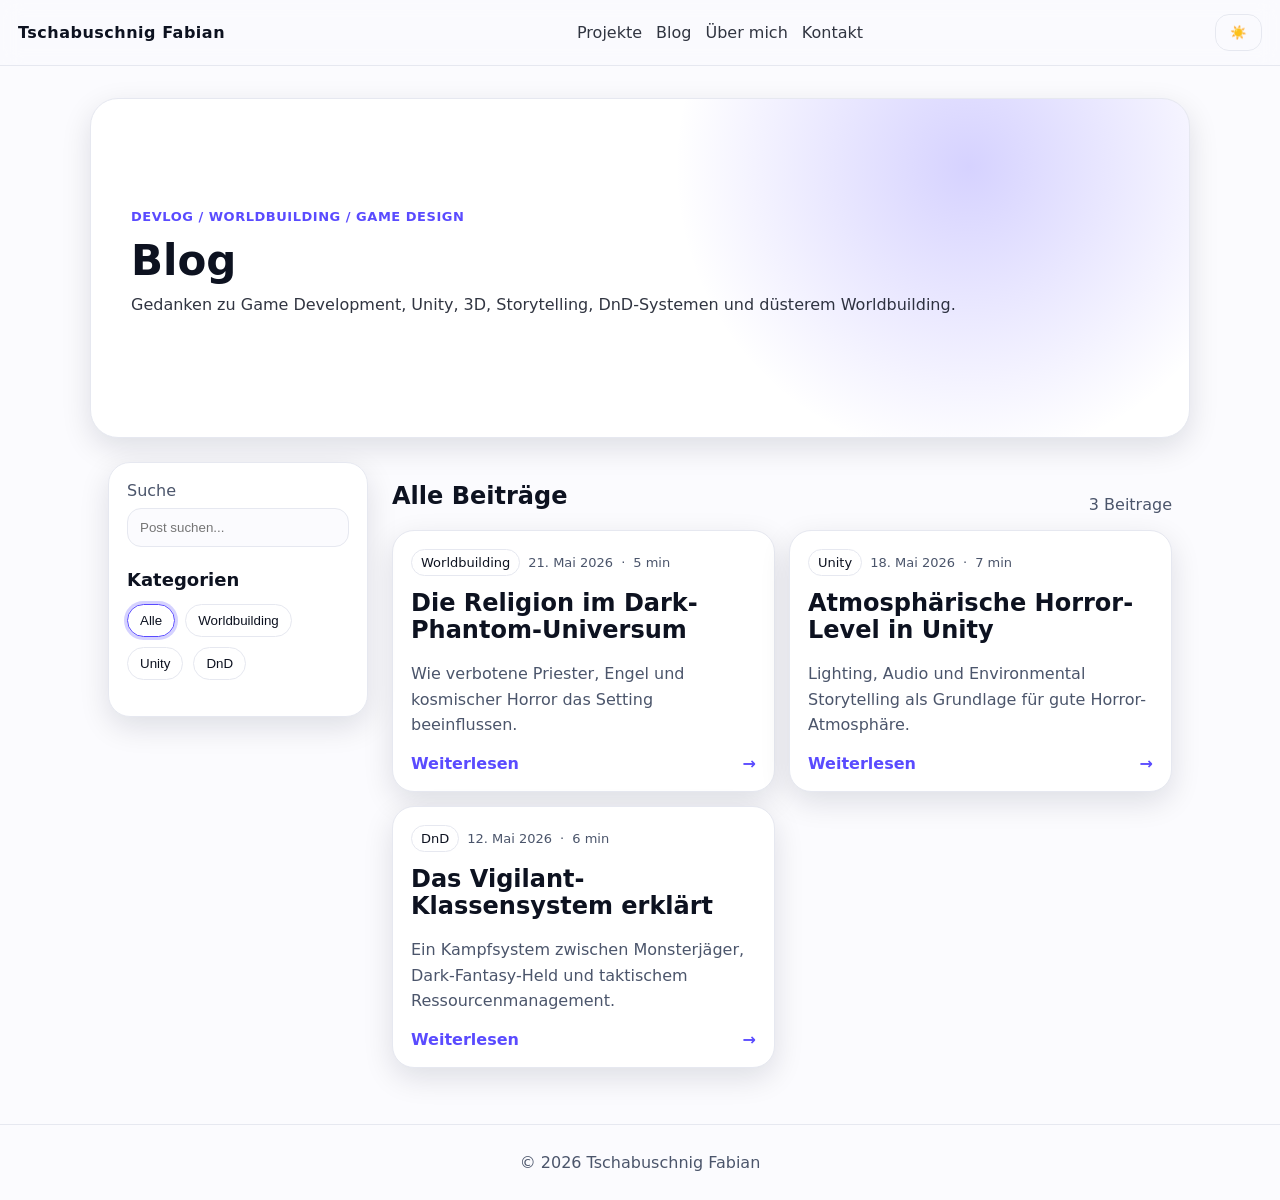
<file: blog.html>
<!doctype html>
<html lang="de">
<head>
  <meta charset="utf-8" />
  <meta name="viewport" content="width=device-width,initial-scale=1" />
  <title>Blog – Tschabuschnig Fabian</title>

  <link rel="stylesheet" href="css/styles.css" />
  <link rel="stylesheet" href="css/blog.css" />

  <script defer src="js/blog-data.js"></script>
  <script defer src="js/blog.js"></script>
</head>
<body>
  <header class="topbar">
    <a class="logo" href="index.html#top">Tschabuschnig Fabian</a>

    <nav class="nav">
      <a href="index.html#projects">Projekte</a>
      <a href="blog.html">Blog</a>
      <a href="index.html#about">Über mich</a>
      <a href="index.html#contact">Kontakt</a>
    </nav>

    <div class="actions">
      <button id="themeBtn" class="btn ghost" aria-label="Theme wechseln" type="button">🌙</button>
    </div>
  </header>

  <main>
    <section class="page-banner blog-banner reveal">
      <div class="page-banner__content">
        <span class="blog-eyebrow">Devlog / Worldbuilding / Game Design</span>
        <h1>Blog</h1>
        <p>
          Gedanken zu Game Development, Unity, 3D, Storytelling,
          DnD-Systemen und düsterem Worldbuilding.
        </p>
      </div>
    </section>

    <section class="section blog-layout reveal">
      <aside class="blog-sidebar">
        <label class="blog-search">
          <span>Suche</span>
          <input id="blogSearch" type="search" placeholder="Post suchen..." />
        </label>

        <div>
          <h2>Kategorien</h2>
          <div id="blogFilters" class="filters"></div>
        </div>
      </aside>

      <div>
        <div class="section__head blog-headline">
          <h2>Alle Beiträge</h2>
          <p id="blogCount">Beiträge werden geladen...</p>
        </div>

        <div id="blogGrid" class="blog-grid"></div>
      </div>
    </section>
  </main>

  <footer class="footer">
    <span>© <span id="year"></span> Tschabuschnig Fabian</span>
  </footer>
</body>
</html>
</file>
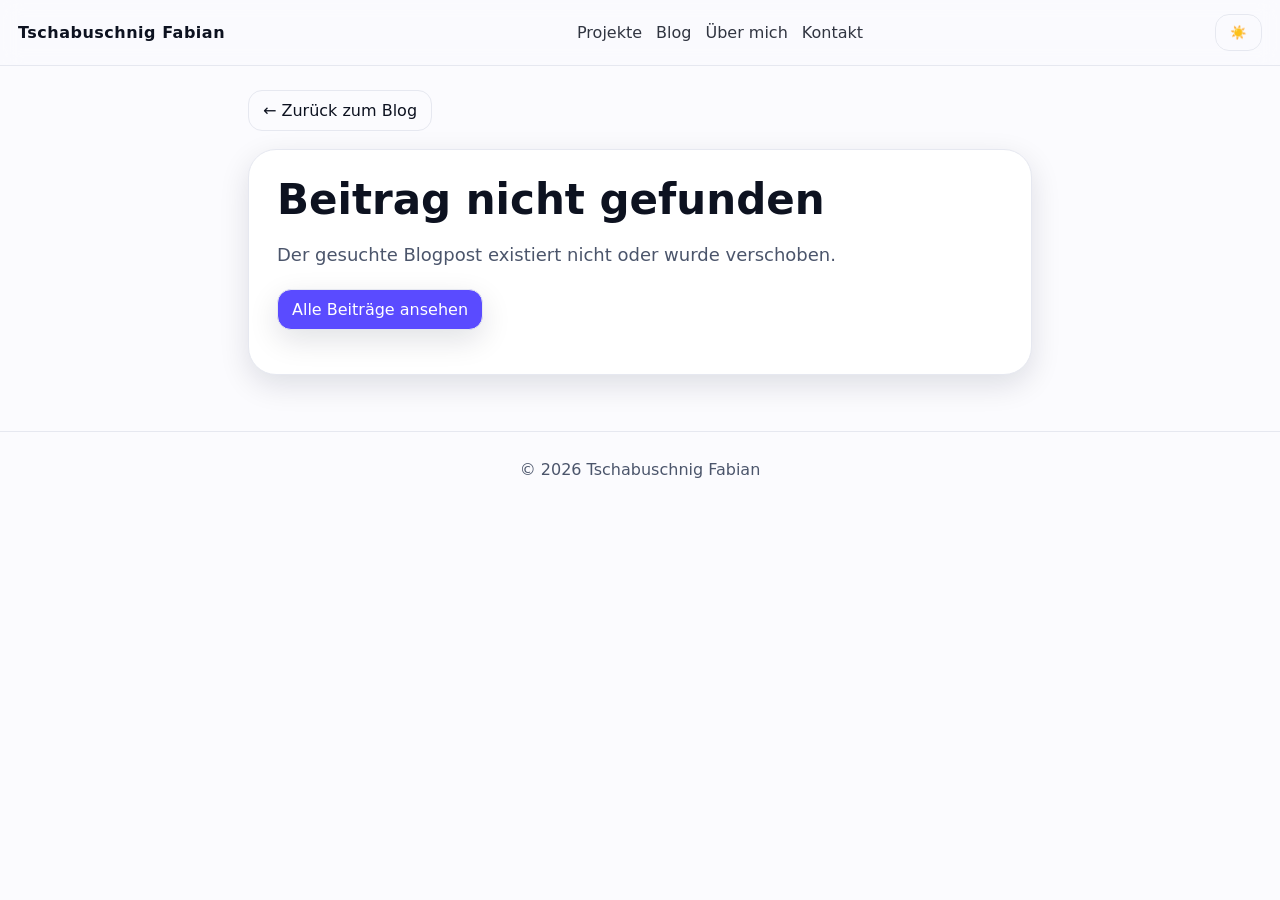
<file: post.html>
<!doctype html>
<html lang="de">
<head>
  <meta charset="utf-8" />
  <meta name="viewport" content="width=device-width,initial-scale=1" />
  <title>Blogpost – Tschabuschnig Fabian</title>

  <link rel="stylesheet" href="css/styles.css" />
  <link rel="stylesheet" href="css/blog.css" />

  <script defer src="js/blog-data.js"></script>
  <script defer src="js/post.js"></script>
</head>
<body>
  <header class="topbar">
    <a class="logo" href="index.html#top">Tschabuschnig Fabian</a>

    <nav class="nav">
      <a href="index.html#projects">Projekte</a>
      <a href="blog.html">Blog</a>
      <a href="index.html#about">Über mich</a>
      <a href="index.html#contact">Kontakt</a>
    </nav>

    <div class="actions">
      <button id="themeBtn" class="btn ghost" aria-label="Theme wechseln" type="button">🌙</button>
    </div>
  </header>

  <main>
    <section class="section post-layout reveal">
      <a class="btn ghost" href="blog.html">← Zurück zum Blog</a>

      <article id="postArticle" class="post-article" style="margin-top:18px;"></article>
    </section>
  </main>

  <footer class="footer">
    <span>© <span id="year"></span> Tschabuschnig Fabian</span>
  </footer>
</body>
</html>
</file>
<file: css/styles.css>
:root{
  --bg:#0b0c10;
  --panel:#11131a;
  --text:#e8eaf2;
  --muted:#a7acc0;
  --border:#22263a;
  --accent:#7c5cff;
  --shadow: 0 10px 30px rgba(0,0,0,.35);
  color-scheme: dark;
}

:root[data-theme="light"]{
  --bg:#fbfbfe;
  --panel:#ffffff;
  --text:#0d1220;
  --muted:#4b556b;
  --border:#e6e8f0;
  --accent:#5a4bff;
  --shadow: 0 10px 30px rgba(10,20,40,.12);
  color-scheme: light;
}

*{ box-sizing:border-box; }
html,body{
  margin:0;
  padding:0;
  font-family:system-ui,-apple-system,Segoe UI,Roboto,Arial,sans-serif;
  background:var(--bg);
  color:var(--text);
}
a{ color:inherit; }
img{ max-width:100%; display:block; border-radius:16px; }

/* Topbar */
.topbar{
  position:sticky;
  top:0;
  z-index:10;
  display:flex;
  align-items:center;
  justify-content:space-between;
  padding:14px 18px;
  border-bottom:1px solid var(--border);
  backdrop-filter: blur(10px);
  background: color-mix(in srgb, var(--bg) 80%, transparent);
}
.logo{
  font-weight:800;
  text-decoration:none;
  letter-spacing:.5px;
}
.nav{
  display:flex;
  gap:14px;
}
.nav a{
  opacity:.85;
  text-decoration:none;
}
.nav a:hover{ opacity:1; }
.actions{ display:flex; gap:10px; }

.btn{
  display:inline-flex;
  align-items:center;
  justify-content:center;
  padding:10px 14px;
  border-radius:14px;
  border:1px solid var(--border);
  background:var(--accent);
  color:white;
  text-decoration:none;
  box-shadow: var(--shadow);
}
.btn.ghost{
  background:transparent;
  color:var(--text);
  box-shadow:none;
}
.btn:hover{ filter:brightness(1.05); }
.btn.ghost:hover{
  border-color: color-mix(in srgb, var(--accent) 60%, var(--border));
}

/* ===== Babylon Fullscreen Hero ===== */
.babylon-hero{
  height: 100vh;
  padding: 0;
  display:grid;
  place-items:center;
  position:relative;
}

.babylon-window{
  position:relative;
  border:1px solid var(--border);
  background:var(--panel);
  border-radius:22px;
  overflow:hidden;
  box-shadow: var(--shadow);
}

.babylon-window.fullscreen{
  width: 100vw;
  height: 100vh;
  border-radius: 0;        /* optional: wenn du wirklich randlos willst */
  border: none;            /* optional */
}


#renderCanvas {
  width: 100%;
  height: 100%;
  display: block;
  pointer-events: auto;
}


.babylon-overlay{
  position:absolute;
  left:12px;
  top:12px;
  right:12px;
  display:flex;
  justify-content:space-between;
  align-items:center;
  gap:10px;
  pointer-events:none;
}

.babylon-overlay span{
  pointer-events:auto;
  padding:8px 10px;
  border-radius:999px;
  border:1px solid var(--border);
  background: color-mix(in srgb, var(--bg) 70%, transparent);
  color:var(--text);
  font-size:13px;
  max-width:70%;
  overflow:hidden;
  text-overflow:ellipsis;
  white-space:nowrap;
}

.overlay-actions{
  display:flex;
  gap:10px;
  pointer-events:auto;
}

.mini-btn{
  pointer-events:auto;
  padding:8px 10px;
  border-radius:12px;
  border:1px solid var(--border);
  background:transparent;
  color:var(--text);
  cursor:pointer;
  text-decoration:none;
  display:inline-flex;
  align-items:center;
  justify-content:center;
}
.mini-btn:hover{
  border-color: color-mix(in srgb, var(--accent) 60%, var(--border));
}

.scroll-hint{
  position:absolute;
  bottom:14px;
  left:50%;
  transform:translateX(-50%);
  color:var(--muted);
  font-size:13px;
  padding:6px 10px;
  border-radius:999px;
  border:1px solid var(--border);
  background: color-mix(in srgb, var(--bg) 70%, transparent);
}

/* ===== Content Layout ===== */
.hero{
  max-width:1100px;
  margin:0 auto;
  padding:56px 18px;
  display:grid;
  grid-template-columns: 1.6fr 1fr;
  gap:22px;
}
.hero__text h1{
  font-size:42px;
  line-height:1.05;
  margin:0 0 10px;
}
.hero__text p{
  color:var(--muted);
  max-width:60ch;
  margin:0;
}
.hero__cta{
  display:flex;
  gap:10px;
  margin-top:14px;
}

.hero__card{
  background:var(--panel);
  border:1px solid var(--border);
  border-radius:22px;
  padding:18px;
  display:grid;
  gap:12px;
  box-shadow: var(--shadow);
}

.stat{
  display:flex;
  align-items:baseline;
  justify-content:space-between;
  padding:10px;
  border-radius:16px;
  border:1px solid var(--border);
}
.stat__big{
  font-size:22px;
  font-weight:800;
}
.stat__label{ color:var(--muted); }

.section{
  max-width:1100px;
  margin:0 auto;
  padding:24px 18px 56px;
}
.section__head p{ color:var(--muted); margin-top:6px; }

.filters{
  display:flex;
  flex-wrap:wrap;
  gap:10px;
  margin:14px 0 18px;
}

.chip{
  padding:8px 12px;
  border-radius:999px;
  border:1px solid var(--border);
  background:transparent;
  color:var(--text);
  cursor:pointer;
}
.chip.active{
  border-color: var(--accent);
  box-shadow: 0 0 0 3px color-mix(in srgb, var(--accent) 25%, transparent);
}

.grid{
  display:grid;
  grid-template-columns: repeat(3, 1fr);
  gap:14px;
}

.card{
  background:var(--panel);
  border:1px solid var(--border);
  border-radius:22px;
  overflow:hidden;
  box-shadow: var(--shadow);
  cursor:pointer;
  transition: transform .15s ease, border-color .15s ease;
}
.card:hover{
  transform: translateY(-2px);
  border-color: color-mix(in srgb, var(--accent) 35%, var(--border));
}
.card__media{ padding:12px; }
.card__body{ padding: 0 14px 16px; }
.card__top{
  display:flex;
  justify-content:space-between;
  align-items:baseline;
  gap:10px;
}
.card__top h3{ margin:0; }

.muted{ color:var(--muted); }

.pills{
  display:flex;
  flex-wrap:wrap;
  gap:8px;
  margin-top:10px;
}
.pill{
  font-size:12px;
  padding:6px 10px;
  border-radius:999px;
  border:1px solid var(--border);
  color:var(--muted);
}

/* Modal */
.modal::backdrop{ background: rgba(0,0,0,.65); }
.modal{
  width:min(980px, 92vw);
  border:none;
  border-radius:24px;
  padding:0;
  background:var(--panel);
  color:var(--text);
}
.modal__inner{
  margin:0;
  padding:18px;
  border:1px solid var(--border);
  border-radius:24px;
}
.modal__close{
  float:right;
  border:1px solid var(--border);
  background:transparent;
  color:var(--text);
  border-radius:12px;
  padding:8px 10px;
  cursor:pointer;
}
.modal__grid{
  display:grid;
  grid-template-columns: 1.3fr 1fr;
  gap:14px;
  align-items:start;
}
.modal__media{
  border:1px solid var(--border);
  border-radius:20px;
  padding:12px;
}
.list{ color:var(--muted); }
.row{
  display:flex;
  gap:10px;
  flex-wrap:wrap;
  margin-top:12px;
}

/* Footer */
.footer{
  padding:28px 18px;
  border-top:1px solid var(--border);
  text-align:center;
  color:var(--muted);
}

/* ===== Reveal SAFE =====
   Default: sichtbar. Nur wenn JS “armed” ist, animieren.
*/
.reveal{ opacity:1; transform:none; transition: opacity .5s ease, transform .5s ease; }
html.js .reveal{ opacity:0; transform: translateY(8px); }
html.js .reveal.in{ opacity:1; transform:none; }

/* Responsive */
@media (max-width: 900px){
  .hero{ grid-template-columns:1fr; }
  .grid{ grid-template-columns: repeat(2, 1fr); }
  .modal__grid{ grid-template-columns:1fr; }
  .babylon-window.fullscreen{ height:72vh; }
}
@media (max-width: 560px){
  .grid{ grid-template-columns:1fr; }
  .nav{ display:none; }
}
.page-banner{
  width:100%;
  height:320px;

  display:flex;
  align-items:center;
  justify-content:space-between;

  gap:40px;
  padding:40px;

  background:var(--panel);
}

/* Text links */
.page-banner__content{
  flex:1;
}

.page-banner__content h1{
  margin:0;
  font-size:42px;
}

.page-banner__content p{
  margin-top:10px;
  opacity:0.85;
}

/* Bild rechts */
.page-banner img{
  height:100%;     /* gleiche Höhe wie Banner */
  width:auto;      /* Seitenverhältnis behalten */

  object-fit:contain;

  display:block;
}

/* Gallery in modal */
.gallery{
  display:grid;
  grid-template-columns: repeat(2, minmax(0, 1fr));
  gap: .75rem;
}
.gallery img{
  width:100%;
  height:auto;
  display:block;
  border-radius:12px;
}

/* ===== Modal Carousel ===== */
.modal__single {
  width: 100%;
  height: auto;
  display: block;
  border-radius: 12px;
}

.carousel {
  position: relative;
  width: 100%;
  user-select: none;
}

.carousel__viewport {
  overflow: hidden;
  border-radius: 12px;
}

.carousel__track {
  display: flex;
  width: 100%;
  transform: translateX(0%);
  transition: transform 220ms ease;
}

.carousel.is-dragging .carousel__track {
  transition: none;
}

.carousel__slide {
  flex: 0 0 100%;
}

.carousel__slide img {
  width: 100%;
  height: auto;
  display: block;
}

.carousel__nav {
  position: absolute;
  top: 50%;
  transform: translateY(-50%);
  border: 0;
  width: 42px;
  height: 42px;
  border-radius: 999px;
  cursor: pointer;
  font-size: 26px;
  line-height: 42px;
}

.carousel__nav.prev { left: 10px; }
.carousel__nav.next { right: 10px; }

.carousel__nav:disabled {
  opacity: 0.4;
  cursor: default;
}

.carousel__dots {
  display: flex;
  gap: 8px;
  justify-content: center;
  padding-top: 10px;
}

.carousel__dot {
  width: 9px;
  height: 9px;
  border-radius: 999px;
  border: 0;
  cursor: pointer;
  opacity: 0.4;
}

.carousel__dot.is-active {
  opacity: 1;
}

.intro-video {
  position: absolute;
  inset: 0;
  width: 100%;
  height: 100%;
  object-fit: cover;
}

.hidden {
  opacity: 0;
  pointer-events: none;
  visibility: hidden;
}


.start-overlay {
  position: absolute;
  inset: 0;
  z-index: 20;
  display: flex;
  align-items: center;
  justify-content: center;
  background: rgba(5, 5, 10, 0.55);
}

.start-btn {
  font-size: 2rem;
  padding: 1rem 2rem;
  border-radius: 8px;
  cursor: pointer;
}

#nextSceneBtn {
  position: absolute;
  top: 50%;
  right: 20px;
  transform: translateY(-50%);
  z-index: 9999;
  padding: 12px 22px;
  font-size: 18px;
  background: rgba(0,0,0,0.6);
  color: white;
  border: 2px solid white;
  border-radius: 8px;
  cursor: pointer;
  opacity: 0;            /* unsichtbar */
  pointer-events: none;  /* nicht klickbar */
  transition: opacity 0.4s ease;
}
</file>
<file: css/blog.css>
/* ===== Blog Page ===== */
.blog-banner{
  min-height:340px;
  height:auto;
  max-width:1100px;
  margin:32px auto 0;
  border:1px solid var(--border);
  border-radius:28px;
  box-shadow:var(--shadow);
  background:
    radial-gradient(circle at 80% 20%, color-mix(in srgb, var(--accent) 25%, transparent), transparent 32%),
    var(--panel);
}

.blog-eyebrow{
  display:inline-flex;
  margin-bottom:12px;
  color:var(--accent);
  font-weight:700;
  letter-spacing:.04em;
  text-transform:uppercase;
  font-size:13px;
}

.blog-layout{
  display:grid;
  grid-template-columns:260px 1fr;
  gap:24px;
  align-items:start;
}

.blog-sidebar{
  position:sticky;
  top:86px;
  display:grid;
  gap:22px;
  padding:18px;
  border:1px solid var(--border);
  border-radius:22px;
  background:var(--panel);
  box-shadow:var(--shadow);
}

.blog-sidebar h2{
  margin:0 0 12px;
  font-size:18px;
}

.blog-search{
  display:grid;
  gap:8px;
  color:var(--muted);
}

.blog-search input{
  width:100%;
  padding:11px 12px;
  border-radius:14px;
  border:1px solid var(--border);
  background:var(--bg);
  color:var(--text);
  outline:none;
}

.blog-search input:focus{
  border-color:var(--accent);
  box-shadow:0 0 0 3px color-mix(in srgb, var(--accent) 25%, transparent);
}

.blog-headline{
  display:flex;
  justify-content:space-between;
  gap:14px;
  align-items:end;
}

.blog-grid{
  display:grid;
  grid-template-columns:repeat(2,minmax(0,1fr));
  gap:14px;
}

.blog-card{
  display:flex;
  flex-direction:column;
  min-height:260px;
  padding:18px;
  border:1px solid var(--border);
  border-radius:22px;
  background:var(--panel);
  box-shadow:var(--shadow);
  text-decoration:none;
  transition:transform .15s ease, border-color .15s ease;
}

.blog-card:hover{
  transform:translateY(-2px);
  border-color:color-mix(in srgb, var(--accent) 35%, var(--border));
}

.blog-card__meta{
  display:flex;
  flex-wrap:wrap;
  gap:8px;
  align-items:center;
  margin-bottom:14px;
  color:var(--muted);
  font-size:13px;
}

.blog-card__tag{
  color:var(--text);
  border:1px solid var(--border);
  border-radius:999px;
  padding:5px 9px;
}

.blog-card h3{
  margin:0;
  font-size:24px;
  line-height:1.15;
}

.blog-card p{
  color:var(--muted);
  line-height:1.6;
}

.blog-card__footer{
  margin-top:auto;
  display:flex;
  justify-content:space-between;
  align-items:center;
  gap:12px;
  color:var(--accent);
  font-weight:700;
}

.blog-empty{
  padding:24px;
  border:1px dashed var(--border);
  border-radius:22px;
  color:var(--muted);
}

/* ===== Blog Detail Page ===== */
.post-layout{
  max-width:820px;
}

.post-article{
  border:1px solid var(--border);
  border-radius:28px;
  padding:28px;
  background:var(--panel);
  box-shadow:var(--shadow);
}

.post-meta{
  display:flex;
  flex-wrap:wrap;
  gap:10px;
  color:var(--muted);
  margin-bottom:18px;
}

.post-article h1{
  margin:0 0 12px;
  font-size:42px;
  line-height:1.05;
}

.post-lead{
  color:var(--muted);
  font-size:18px;
  line-height:1.7;
}

.post-content{
  margin-top:26px;
  line-height:1.8;
}

.post-content h2{
  margin-top:32px;
}

.post-content blockquote{
  margin:24px 0;
  padding:16px 18px;
  border-left:4px solid var(--accent);
  background:var(--bg);
  border-radius:16px;
  color:var(--muted);
}

@media (max-width:900px){
  .blog-layout{ grid-template-columns:1fr; }
  .blog-sidebar{ position:static; }
}

@media (max-width:650px){
  .blog-grid{ grid-template-columns:1fr; }
  .blog-headline{ align-items:start; flex-direction:column; }
  .post-article h1{ font-size:32px; }
  .post-article{ padding:20px; }
}
</file>
